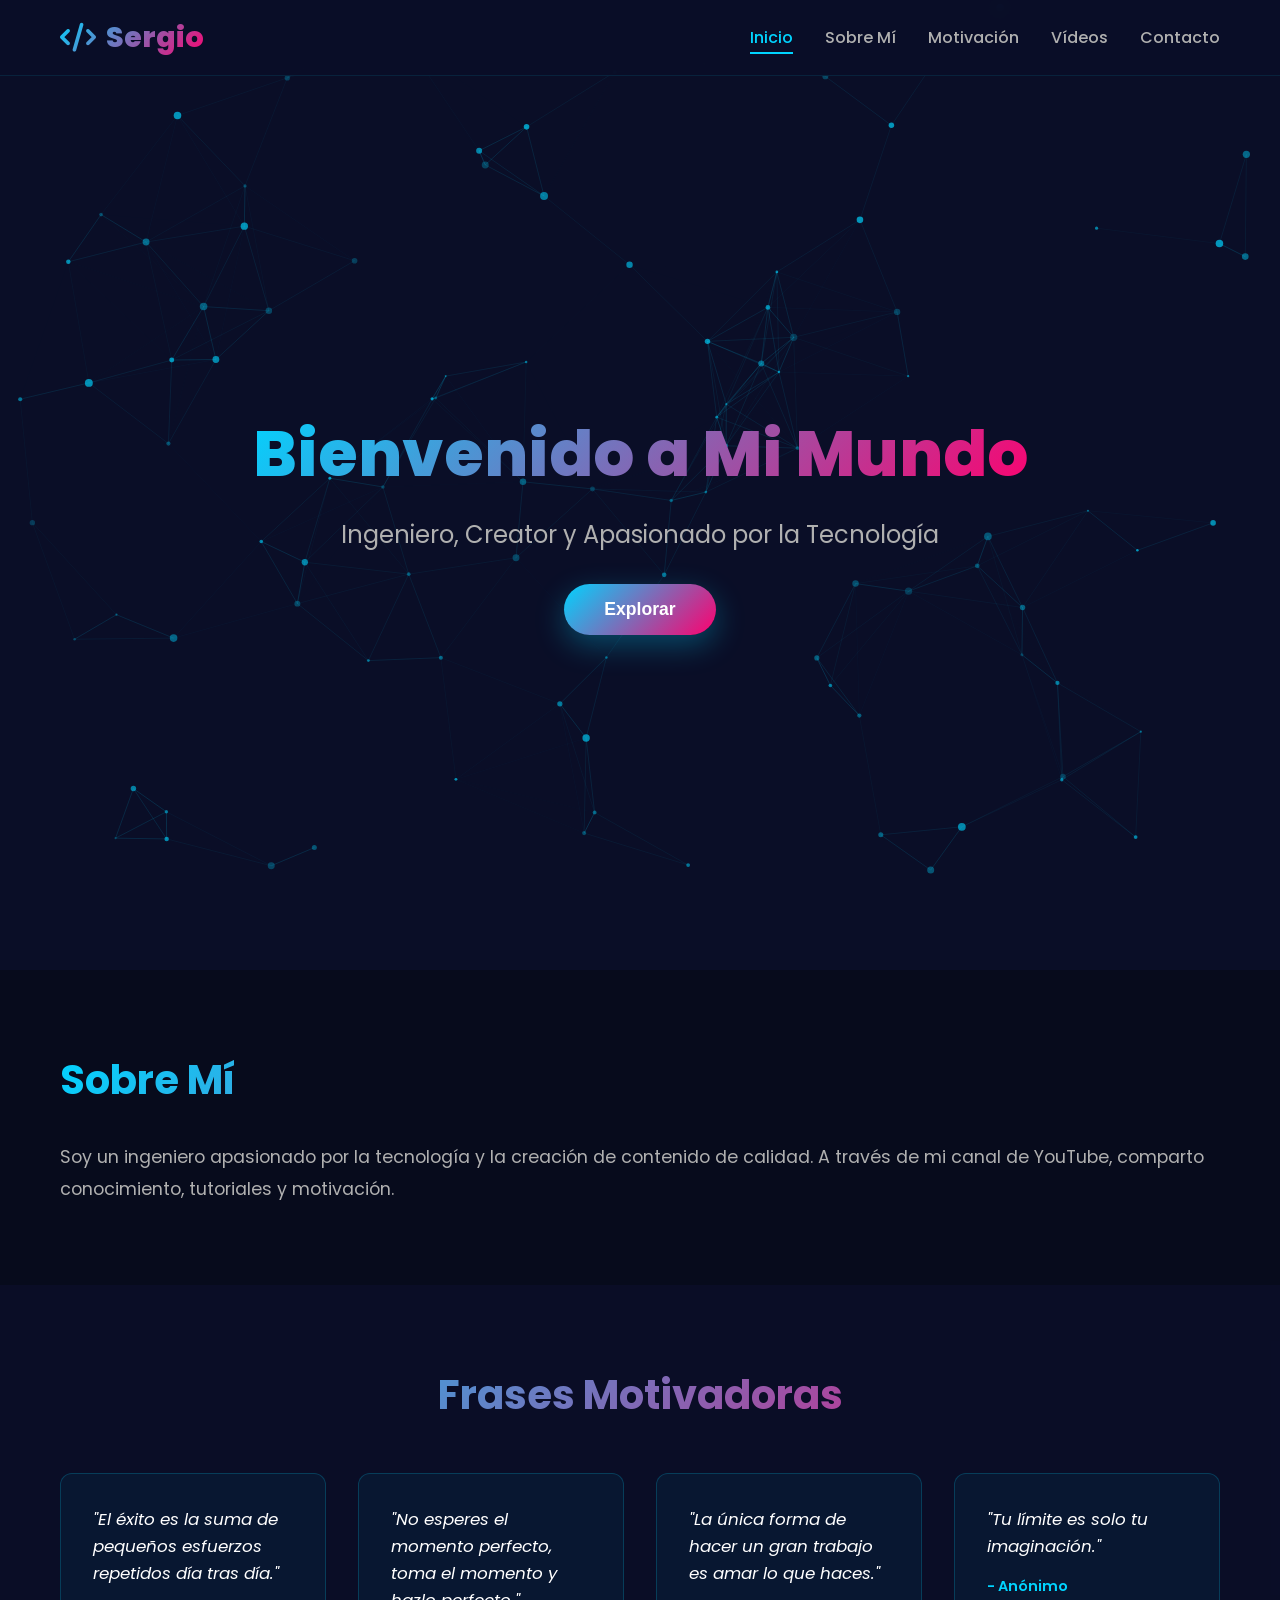
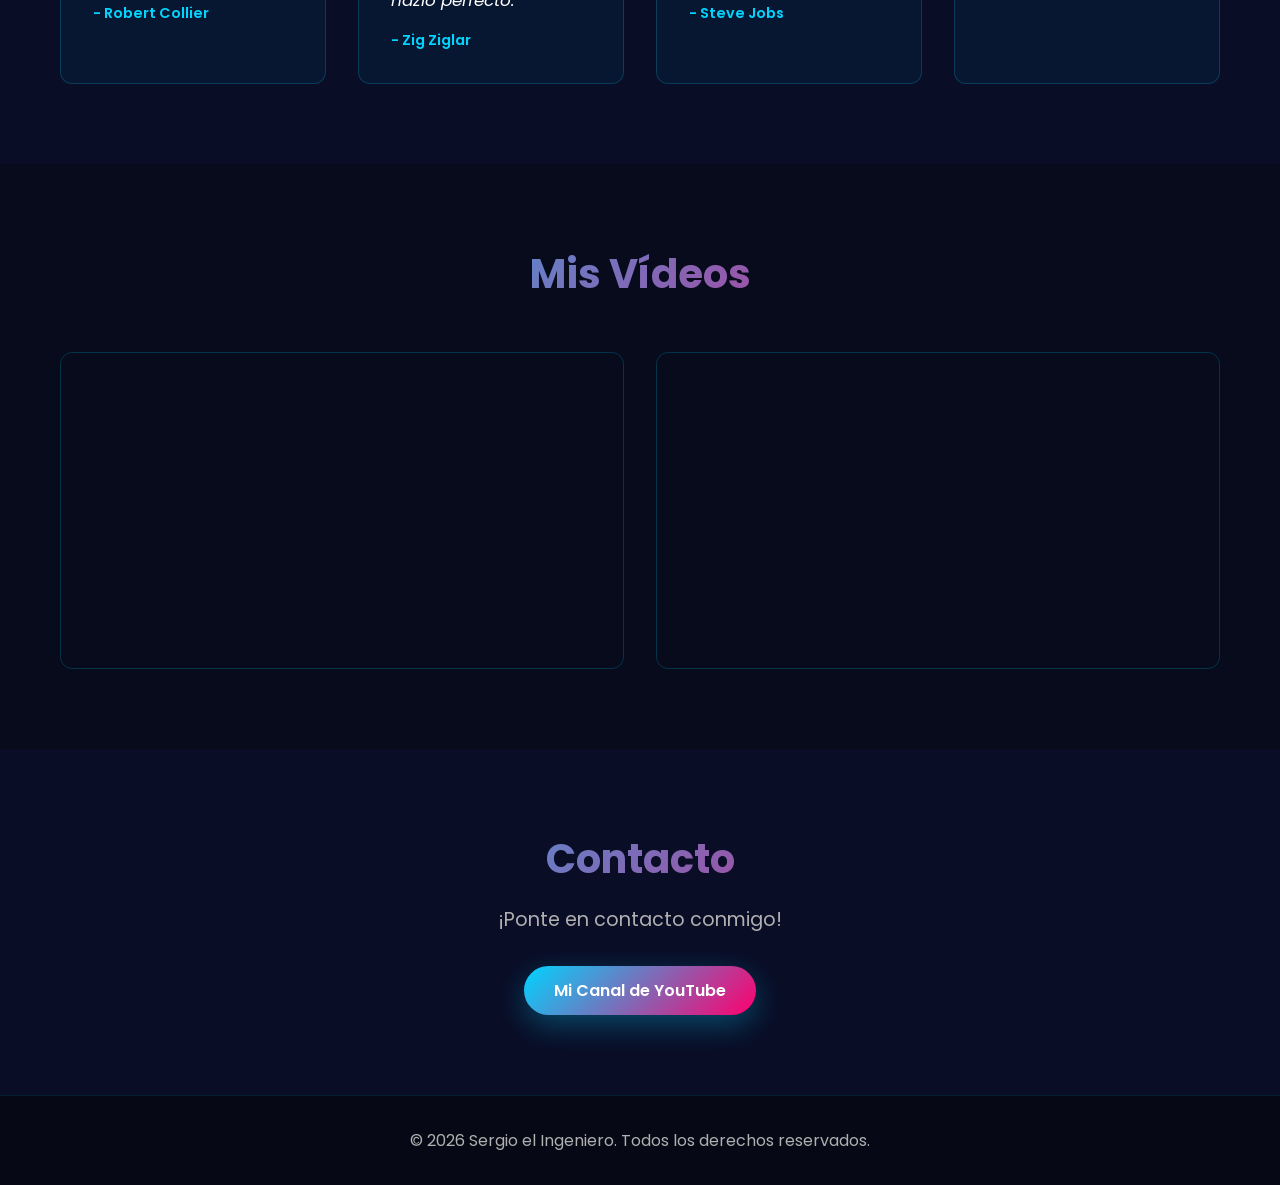
<file: index.html>
<!DOCTYPE html>
<html lang="es">
<head>
    <meta charset="UTF-8">
    <meta name="viewport" content="width=device-width, initial-scale=1.0">
    <title>Sergio el Ingeniero - Inspiración y Conocimiento</title>
    <link rel="stylesheet" href="styles.css">
    <link rel="stylesheet" href="https://cdnjs.cloudflare.com/ajax/libs/font-awesome/6.4.0/css/all.min.css">
    <link rel="preconnect" href="https://fonts.googleapis.com">
    <link rel="preconnect" href="https://fonts.gstatic.com" crossorigin>
    <link href="https://fonts.googleapis.com/css2?family=Poppins:wght@300;400;500;600;700;800&display=swap" rel="stylesheet">
</head>
<body>
    <!-- Canvas para partículas -->
    <canvas id="particleCanvas"></canvas>

    <!-- Navbar -->
    <nav class="navbar">
        <div class="nav-container">
            <div class="logo">
                <i class="fas fa-code"></i>
                <span>Sergio</span>
            </div>
            <ul class="nav-menu" id="navMenu">
                <li><a href="#home" class="nav-link active">Inicio</a></li>
                <li><a href="#about" class="nav-link">Sobre Mí</a></li>
                <li><a href="#motivacion" class="nav-link">Motivación</a></li>
                <li><a href="#videos" class="nav-link">Vídeos</a></li>
                <li><a href="#contacto" class="nav-link">Contacto</a></li>
            </ul>
            <div class="hamburger" id="hamburger">
                <span></span>
                <span></span>
                <span></span>
            </div>
        </div>
    </nav>

    <!-- Hero Section -->
    <section id="home" class="hero">
        <div class="hero-content">
            <h1 class="title">Bienvenido a Mi Mundo</h1>
            <p class="subtitle">Ingeniero, Creator y Apasionado por la Tecnología</p>
            <button class="cta-btn">Explorar</button>
        </div>
    </section>

    <!-- About Section -->
    <section id="about" class="about">
        <div class="container">
            <h2>Sobre Mí</h2>
            <p>Soy un ingeniero apasionado por la tecnología y la creación de contenido de calidad. A través de mi canal de YouTube, comparto conocimiento, tutoriales y motivación.</p>
        </div>
    </section>

    <!-- Motivación Section -->
    <section id="motivacion" class="motivacion">
        <div class="container">
            <h2>Frases Motivadoras</h2>
            <div class="quotes-grid">
                <div class="quote-card">
                    <p>"El éxito es la suma de pequeños esfuerzos repetidos día tras día."</p>
                    <span>- Robert Collier</span>
                </div>
                <div class="quote-card">
                    <p>"No esperes el momento perfecto, toma el momento y hazlo perfecto."</p>
                    <span>- Zig Ziglar</span>
                </div>
                <div class="quote-card">
                    <p>"La única forma de hacer un gran trabajo es amar lo que haces."</p>
                    <span>- Steve Jobs</span>
                </div>
                <div class="quote-card">
                    <p>"Tu límite es solo tu imaginación."</p>
                    <span>- Anónimo</span>
                </div>
            </div>
        </div>
    </section>

    <!-- Videos Section -->
    <section id="videos" class="videos">
        <div class="container">
            <h2>Mis Vídeos</h2>
            <div class="videos-grid">
                <div class="video-card">
                    <iframe width="100%" height="315" src="https://www.youtube.com/embed/dQw4w9WgXcQ" frameborder="0" allow="accelerometer; autoplay; clipboard-write; encrypted-media; gyroscope; picture-in-picture" allowfullscreen></iframe>
                </div>
                <div class="video-card">
                    <iframe width="100%" height="315" src="https://www.youtube.com/embed/jNQXAC9IVRw" frameborder="0" allow="accelerometer; autoplay; clipboard-write; encrypted-media; gyroscope; picture-in-picture" allowfullscreen></iframe>
                </div>
            </div>
        </div>
    </section>

    <!-- Contacto Section -->
    <section id="contacto" class="contacto">
        <div class="container">
            <h2>Contacto</h2>
            <p>¡Ponte en contacto conmigo!</p>
            <a href="https://www.youtube.com/@SergioelIngenieroYT" target="_blank" class="btn">Mi Canal de YouTube</a>
        </div>
    </section>

    <!-- Footer -->
    <footer class="footer">
        <p>&copy; 2026 Sergio el Ingeniero. Todos los derechos reservados.</p>
    </footer>

    <script src="particles.js"></script>
    <script src="script.js"></script>
</body>
</html>
</file>
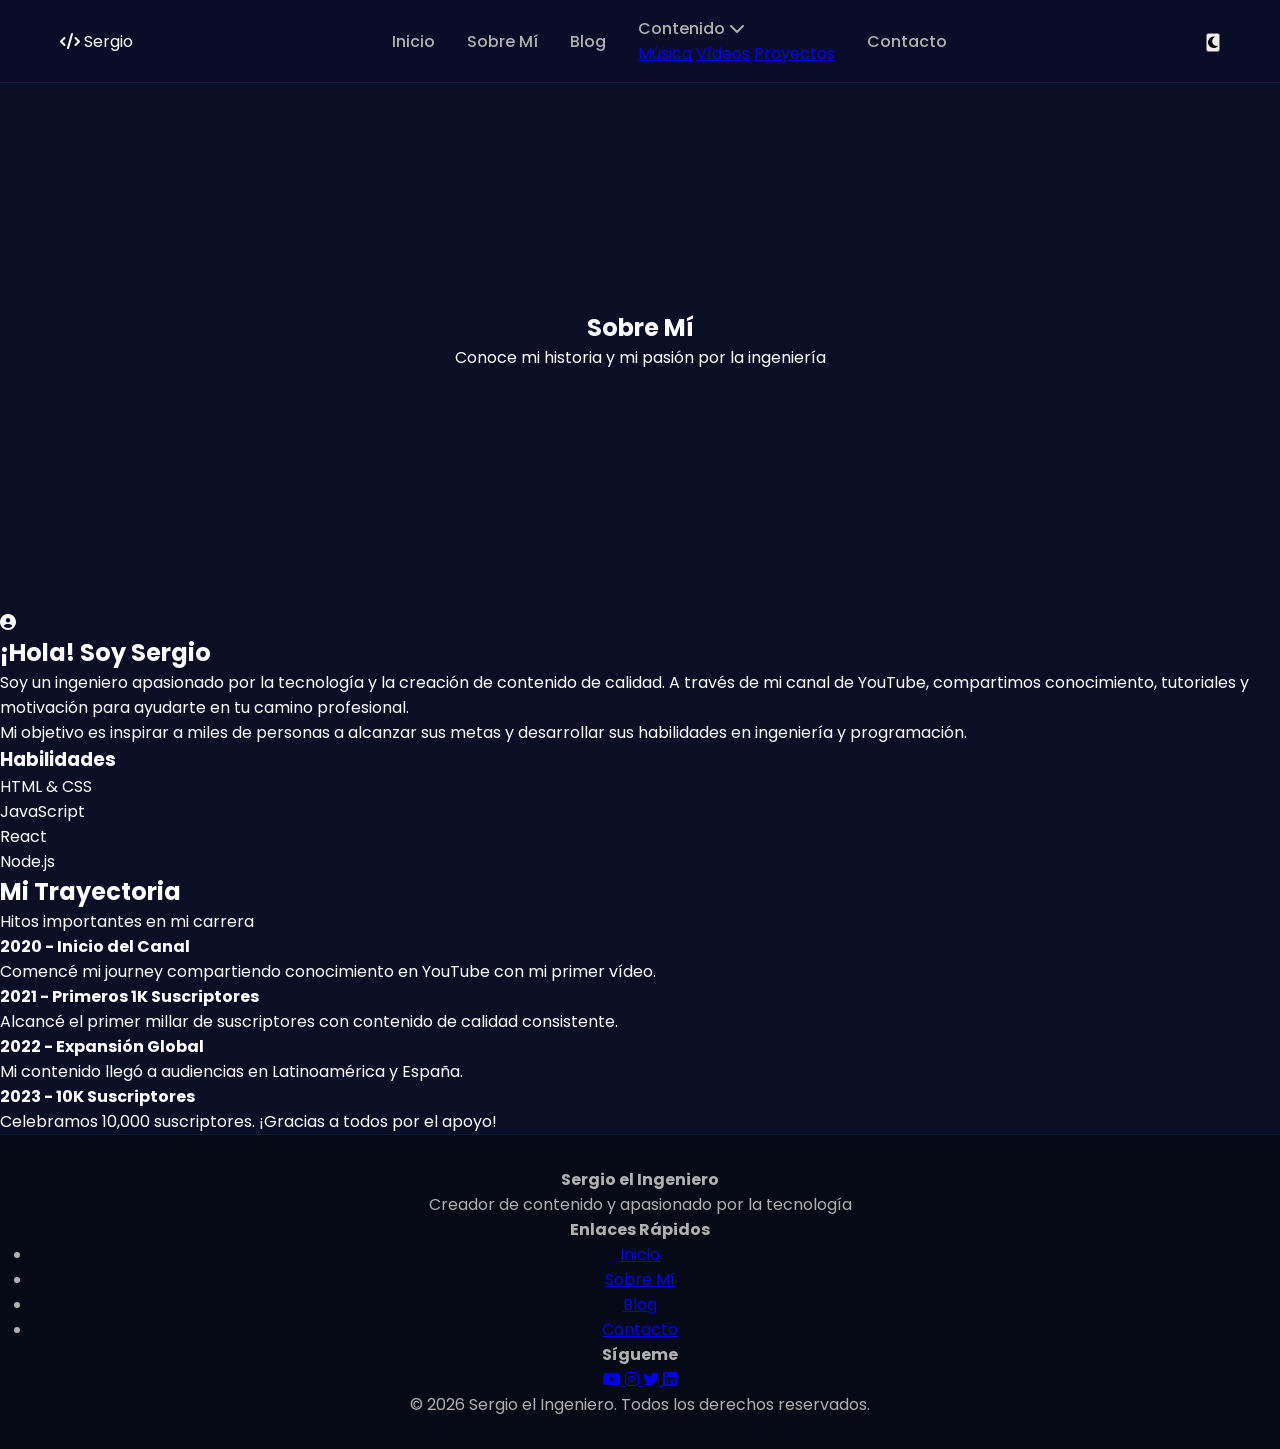
<file: about.html>
<!DOCTYPE html>
<html lang="es">
<head>
    <meta charset="UTF-8">
    <meta name="viewport" content="width=device-width, initial-scale=1.0">
    <title>Sobre Mí - Sergio el Ingeniero YT</title>
    <link rel="stylesheet" href="styles.css">
    <link rel="stylesheet" href="https://cdnjs.cloudflare.com/ajax/libs/font-awesome/6.4.0/css/all.min.css">
    <link rel="preconnect" href="https://fonts.googleapis.com">
    <link rel="preconnect" href="https://fonts.gstatic.com" crossorigin>
    <link href="https://fonts.googleapis.com/css2?family=Poppins:wght@300;400;500;600;700;800&family=Inter:wght@300;400;500;600;700&display=swap" rel="stylesheet">
</head>
<body>
    <!-- Navbar -->
    <nav class="navbar">
        <div class="nav-container">
            <div class="nav-logo">
                <i class="fas fa-code"></i>
                <span>Sergio</span>
            </div>
            
            <ul class="nav-menu" id="navMenu">
                <li class="nav-item">
                    <a href="index.html" class="nav-link">Inicio</a>
                </li>
                <li class="nav-item">
                    <a href="about.html" class="nav-link active">Sobre Mí</a>
                </li>
                <li class="nav-item">
                    <a href="blog.html" class="nav-link">Blog</a>
                </li>
                <li class="nav-item dropdown">
                    <a href="#" class="nav-link">Contenido <i class="fas fa-chevron-down"></i></a>
                    <div class="dropdown-menu">
                        <a href="index.html#musica" class="dropdown-link">Música</a>
                        <a href="index.html#videos" class="dropdown-link">Vídeos</a>
                        <a href="index.html#proyectos" class="dropdown-link">Proyectos</a>
                    </div>
                </li>
                <li class="nav-item">
                    <a href="contact.html" class="nav-link">Contacto</a>
                </li>
            </ul>

            <div class="nav-controls">
                <button class="theme-toggle" id="themeToggle" title="Cambiar tema">
                    <i class="fas fa-moon"></i>
                </button>
                <button class="hamburger" id="hamburger">
                    <span></span>
                    <span></span>
                    <span></span>
                </button>
            </div>
        </div>
    </nav>

    <!-- Hero Section -->
    <section class="hero" style="min-height: 60vh; margin-top: 70px;">
        <div class="hero-background">
            <div class="gradient-blur blur-1"></div>
            <div class="gradient-blur blur-2"></div>
        </div>
        <div class="hero-content">
            <h1 class="hero-title">
                Sobre
                <span class="gradient-text">Mí</span>
            </h1>
            <p class="hero-subtitle">Conoce mi historia y mi pasión por la ingeniería</p>
        </div>
    </section>

    <!-- About Content -->
    <section class="about-section">
        <div class="section-container">
            <div class="about-grid">
                <div class="about-image">
                    <div class="image-placeholder">
                        <i class="fas fa-user-circle"></i>
                    </div>
                </div>
                <div class="about-content">
                    <h2>¡Hola! Soy Sergio</h2>
                    <p>Soy un ingeniero apasionado por la tecnología y la creación de contenido de calidad. A través de mi canal de YouTube, compartimos conocimiento, tutoriales y motivación para ayudarte en tu camino profesional.</p>
                    <p>Mi objetivo es inspirar a miles de personas a alcanzar sus metas y desarrollar sus habilidades en ingeniería y programación.</p>
                    
                    <div class="skills-section">
                        <h3>Habilidades</h3>
                        <div class="skills-grid">
                            <div class="skill-item">
                                <span class="skill-name">HTML & CSS</span>
                                <div class="skill-bar">
                                    <div class="skill-progress" style="width: 95%"></div>
                                </div>
                            </div>
                            <div class="skill-item">
                                <span class="skill-name">JavaScript</span>
                                <div class="skill-bar">
                                    <div class="skill-progress" style="width: 90%"></div>
                                </div>
                            </div>
                            <div class="skill-item">
                                <span class="skill-name">React</span>
                                <div class="skill-bar">
                                    <div class="skill-progress" style="width: 85%"></div>
                                </div>
                            </div>
                            <div class="skill-item">
                                <span class="skill-name">Node.js</span>
                                <div class="skill-bar">
                                    <div class="skill-progress" style="width: 88%"></div>
                                </div>
                            </div>
                        </div>
                    </div>
                </div>
            </div>
        </div>
    </section>

    <!-- Timeline -->
    <section class="experience-section">
        <div class="section-container">
            <div class="section-header">
                <h2 class="section-title">Mi Trayectoria</h2>
                <p class="section-subtitle">Hitos importantes en mi carrera</p>
            </div>
            
            <div class="timeline">
                <div class="timeline-item">
                    <div class="timeline-marker"></div>
                    <div class="timeline-content">
                        <h4>2020 - Inicio del Canal</h4>
                        <p>Comencé mi journey compartiendo conocimiento en YouTube con mi primer vídeo.</p>
                    </div>
                </div>
                <div class="timeline-item">
                    <div class="timeline-marker"></div>
                    <div class="timeline-content">
                        <h4>2021 - Primeros 1K Suscriptores</h4>
                        <p>Alcancé el primer millar de suscriptores con contenido de calidad consistente.</p>
                    </div>
                </div>
                <div class="timeline-item">
                    <div class="timeline-marker"></div>
                    <div class="timeline-content">
                        <h4>2022 - Expansión Global</h4>
                        <p>Mi contenido llegó a audiencias en Latinoamérica y España.</p>
                    </div>
                </div>
                <div class="timeline-item">
                    <div class="timeline-marker"></div>
                    <div class="timeline-content">
                        <h4>2023 - 10K Suscriptores</h4>
                        <p>Celebramos 10,000 suscriptores. ¡Gracias a todos por el apoyo!</p>
                    </div>
                </div>
            </div>
        </div>
    </section>

    <!-- Footer -->
    <footer class="footer">
        <div class="footer-content">
            <div class="footer-section">
                <h4>Sergio el Ingeniero</h4>
                <p>Creador de contenido y apasionado por la tecnología</p>
            </div>
            <div class="footer-section">
                <h4>Enlaces Rápidos</h4>
                <ul>
                    <li><a href="index.html">Inicio</a></li>
                    <li><a href="about.html">Sobre Mí</a></li>
                    <li><a href="blog.html">Blog</a></li>
                    <li><a href="contact.html">Contacto</a></li>
                </ul>
            </div>
            <div class="footer-section">
                <h4>Sígueme</h4>
                <div class="social-links">
                    <a href="https://www.youtube.com/@SergioelIngenieroYT" target="_blank" title="YouTube">
                        <i class="fab fa-youtube"></i>
                    </a>
                    <a href="#" target="_blank" title="Instagram">
                        <i class="fab fa-instagram"></i>
                    </a>
                    <a href="#" target="_blank" title="Twitter">
                        <i class="fab fa-twitter"></i>
                    </a>
                    <a href="#" target="_blank" title="LinkedIn">
                        <i class="fab fa-linkedin"></i>
                    </a>
                </div>
            </div>
        </div>
        <div class="footer-bottom">
            <p>&copy; 2026 Sergio el Ingeniero. Todos los derechos reservados.</p>
        </div>
    </footer>

    <script src="script.js"></script>
</body>
</html>
</file>
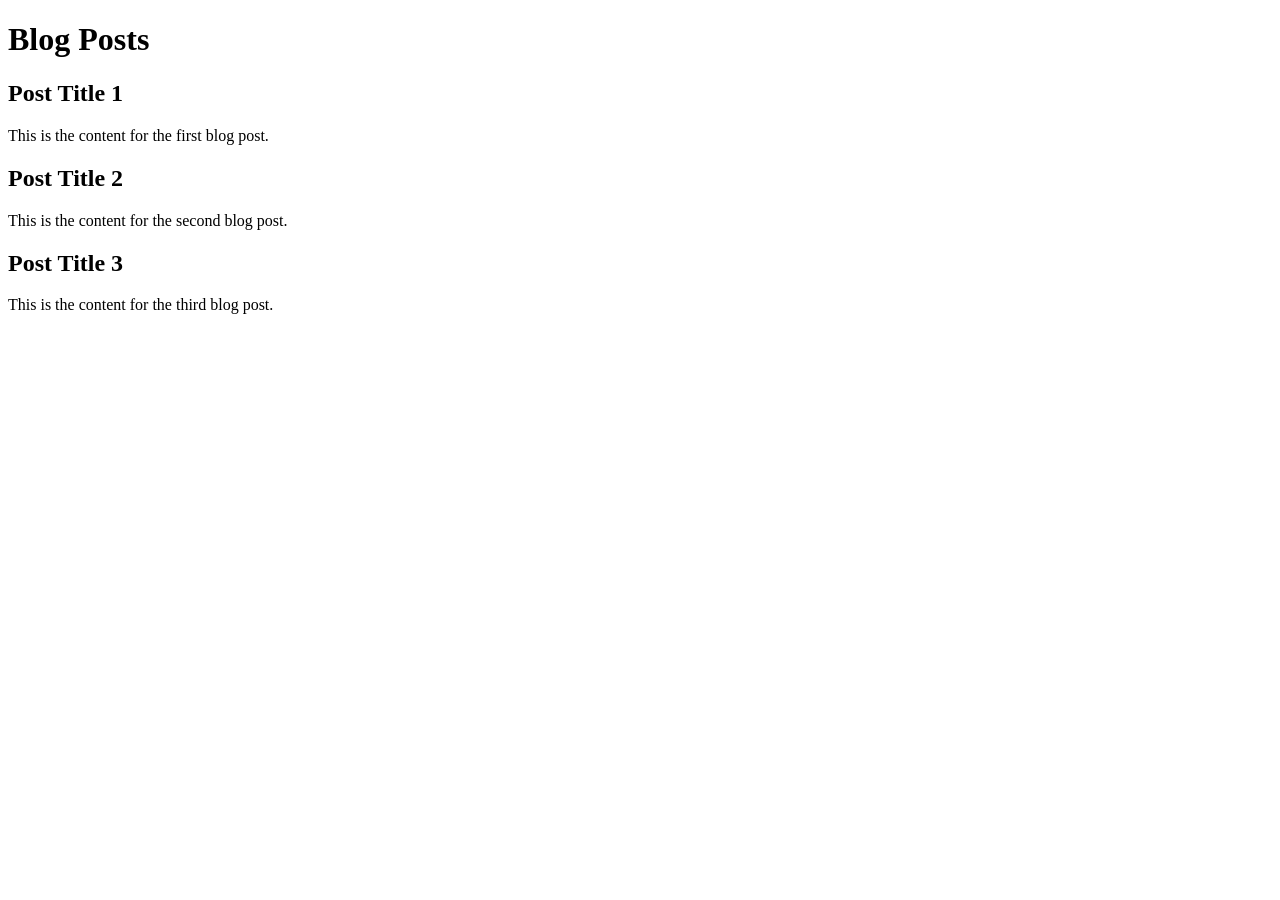
<file: blog.html>
<!DOCTYPE html>
<html lang="en">
<head>
    <meta charset="UTF-8">
    <meta name="viewport" content="width=device-width, initial-scale=1.0">
    <title>Blog</title>
</head>
<body>
    <h1>Blog Posts</h1>
    <section id="blog-posts">
        <article>
            <h2>Post Title 1</h2>
            <p>This is the content for the first blog post.</p>
        </article>
        <article>
            <h2>Post Title 2</h2>
            <p>This is the content for the second blog post.</p>
        </article>
        <article>
            <h2>Post Title 3</h2>
            <p>This is the content for the third blog post.</p>
        </article>
    </section>
</body>
</html>
</file>
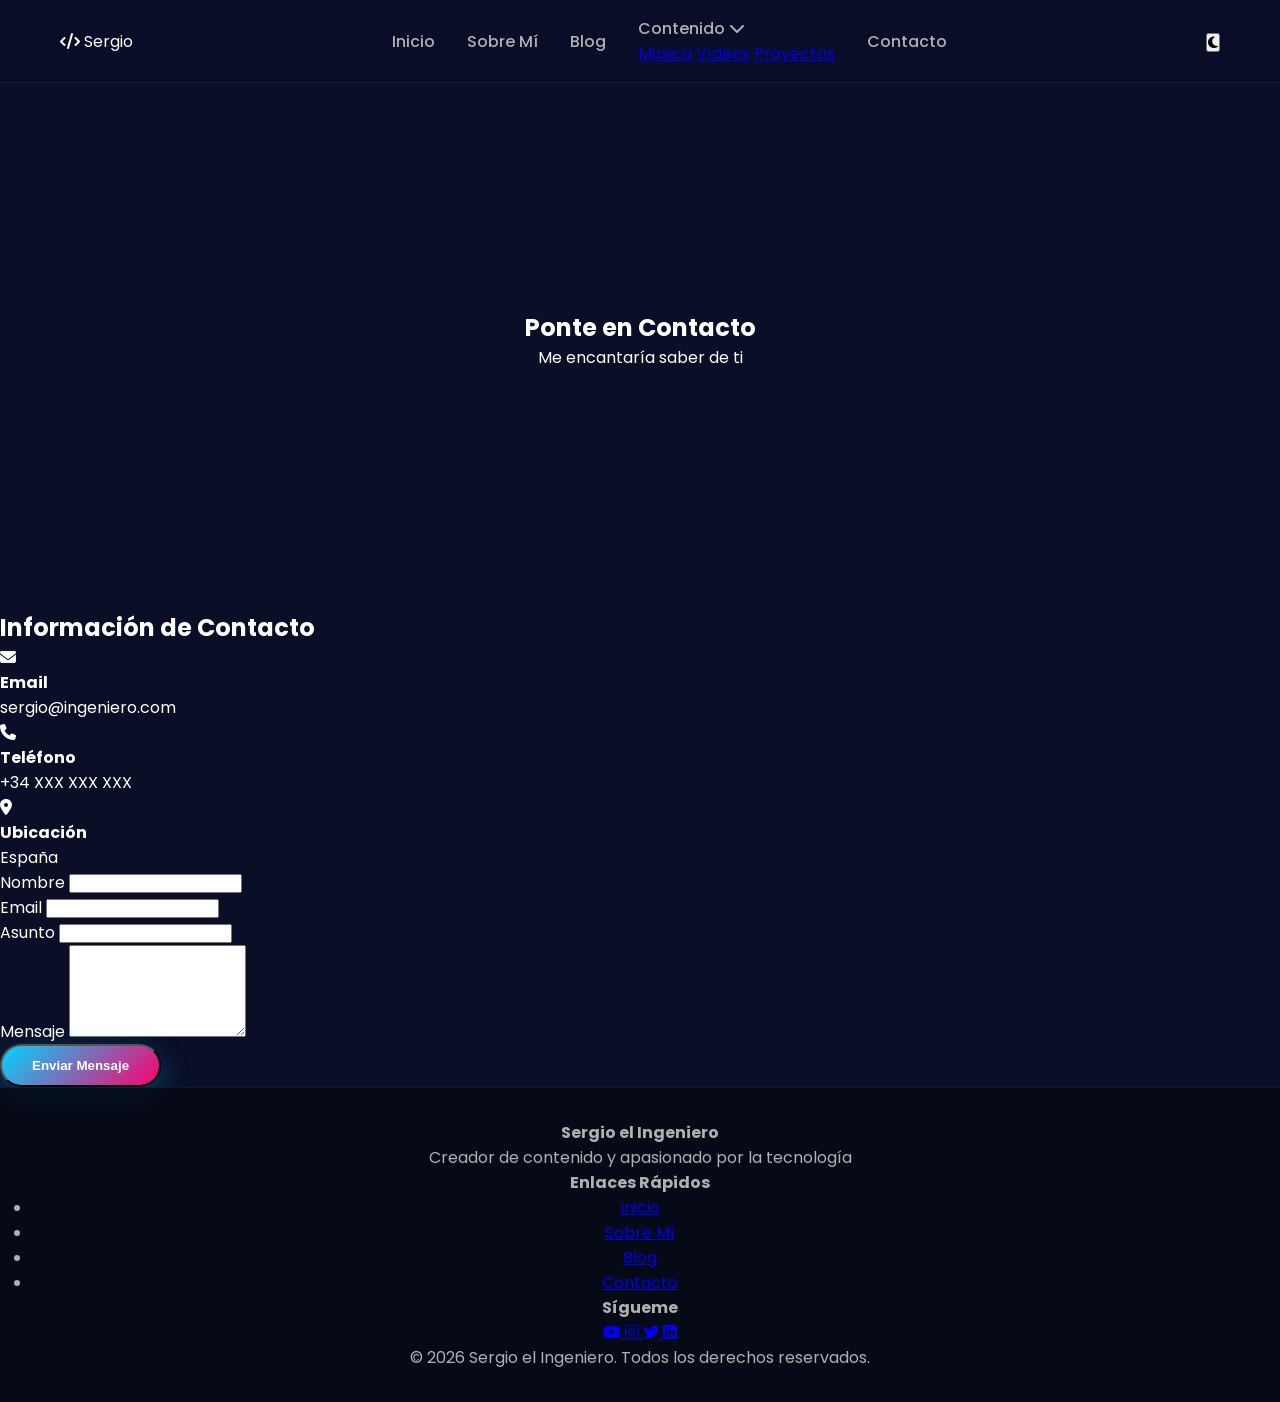
<file: contact.html>
<!DOCTYPE html>
<html lang="es">
<head>
    <meta charset="UTF-8">
    <meta name="viewport" content="width=device-width, initial-scale=1.0">
    <title>Contacto - Sergio el Ingeniero YT</title>
    <link rel="stylesheet" href="styles.css">
    <link rel="stylesheet" href="https://cdnjs.cloudflare.com/ajax/libs/font-awesome/6.4.0/css/all.min.css">
    <link rel="preconnect" href="https://fonts.googleapis.com">
    <link rel="preconnect" href="https://fonts.gstatic.com" crossorigin>
    <link href="https://fonts.googleapis.com/css2?family=Poppins:wght@300;400;500;600;700;800&family=Inter:wght@300;400;500;600;700&display=swap" rel="stylesheet">
</head>
<body>
    <!-- Navbar -->
    <nav class="navbar">
        <div class="nav-container">
            <div class="nav-logo">
                <i class="fas fa-code"></i>
                <span>Sergio</span>
            </div>
            
            <ul class="nav-menu" id="navMenu">
                <li class="nav-item">
                    <a href="index.html" class="nav-link">Inicio</a>
                </li>
                <li class="nav-item">
                    <a href="about.html" class="nav-link">Sobre Mí</a>
                </li>
                <li class="nav-item">
                    <a href="blog.html" class="nav-link">Blog</a>
                </li>
                <li class="nav-item dropdown">
                    <a href="#" class="nav-link">Contenido <i class="fas fa-chevron-down"></i></a>
                    <div class="dropdown-menu">
                        <a href="index.html#musica" class="dropdown-link">Música</a>
                        <a href="index.html#videos" class="dropdown-link">Vídeos</a>
                        <a href="index.html#proyectos" class="dropdown-link">Proyectos</a>
                    </div>
                </li>
                <li class="nav-item">
                    <a href="contact.html" class="nav-link active">Contacto</a>
                </li>
            </ul>

            <div class="nav-controls">
                <button class="theme-toggle" id="themeToggle" title="Cambiar tema">
                    <i class="fas fa-moon"></i>
                </button>
                <button class="hamburger" id="hamburger">
                    <span></span>
                    <span></span>
                    <span></span>
                </button>
            </div>
        </div>
    </nav>

    <!-- Hero Section -->
    <section class="hero" style="min-height: 60vh; margin-top: 70px;">
        <div class="hero-background">
            <div class="gradient-blur blur-1"></div>
            <div class="gradient-blur blur-2"></div>
        </div>
        <div class="hero-content">
            <h1 class="hero-title">
                Ponte en
                <span class="gradient-text">Contacto</span>
            </h1>
            <p class="hero-subtitle">Me encantaría saber de ti</p>
        </div>
    </section>

    <!-- Contact Section -->
    <section class="contact-section">
        <div class="section-container">
            <div class="contact-grid">
                <div class="contact-info">
                    <h2>Información de Contacto</h2>
                    <div class="info-item">
                        <i class="fas fa-envelope"></i>
                        <div>
                            <h4>Email</h4>
                            <p>sergio@ingeniero.com</p>
                        </div>
                    </div>
                    <div class="info-item">
                        <i class="fas fa-phone"></i>
                        <div>
                            <h4>Teléfono</h4>
                            <p>+34 XXX XXX XXX</p>
                        </div>
                    </div>
                    <div class="info-item">
                        <i class="fas fa-map-marker-alt"></i>
                        <div>
                            <h4>Ubicación</h4>
                            <p>España</p>
                        </div>
                    </div>
                </div>

                <form class="contact-form" id="contactForm">
                    <div class="form-group">
                        <label for="name">Nombre</label>
                        <input type="text" id="name" name="name" required>
                    </div>
                    <div class="form-group">
                        <label for="email">Email</label>
                        <input type="email" id="email" name="email" required>
                    </div>
                    <div class="form-group">
                        <label for="subject">Asunto</label>
                        <input type="text" id="subject" name="subject" required>
                    </div>
                    <div class="form-group">
                        <label for="message">Mensaje</label>
                        <textarea id="message" name="message" rows="6" required></textarea>
                    </div>
                    <button type="submit" class="btn btn-primary">Enviar Mensaje</button>
                </form>
            </div>
        </div>
    </section>

    <!-- Footer -->
    <footer class="footer">
        <div class="footer-content">
            <div class="footer-section">
                <h4>Sergio el Ingeniero</h4>
                <p>Creador de contenido y apasionado por la tecnología</p>
            </div>
            <div class="footer-section">
                <h4>Enlaces Rápidos</h4>
                <ul>
                    <li><a href="index.html">Inicio</a></li>
                    <li><a href="about.html">Sobre Mí</a></li>
                    <li><a href="blog.html">Blog</a></li>
                    <li><a href="contact.html">Contacto</a></li>
                </ul>
            </div>
            <div class="footer-section">
                <h4>Sígueme</h4>
                <div class="social-links">
                    <a href="https://www.youtube.com/@SergioelIngenieroYT" target="_blank" title="YouTube">
                        <i class="fab fa-youtube"></i>
                    </a>
                    <a href="#" target="_blank" title="Instagram">
                        <i class="fab fa-instagram"></i>
                    </a>
                    <a href="#" target="_blank" title="Twitter">
                        <i class="fab fa-twitter"></i>
                    </a>
                    <a href="#" target="_blank" title="LinkedIn">
                        <i class="fab fa-linkedin"></i>
                    </a>
                </div>
            </div>
        </div>
        <div class="footer-bottom">
            <p>&copy; 2026 Sergio el Ingeniero. Todos los derechos reservados.</p>
        </div>
    </footer>

    <script src="script.js"></script>
</body>
</html>
</file>
<file: styles.css>
* {
    margin: 0;
    padding: 0;
    box-sizing: border-box;
}

:root {
    --bg-dark: #0a0e27;
    --bg-darker: #050812;
    --primary: #00d4ff;
    --secondary: #ff006e;
    --text: #ffffff;
    --text-light: #b0b0b0;
}

body {
    font-family: 'Poppins', sans-serif;
    background: var(--bg-dark);
    color: var(--text);
    overflow-x: hidden;
}

html {
    scroll-behavior: smooth;
}

/* Canvas para partículas */
#particleCanvas {
    position: fixed;
    top: 0;
    left: 0;
    width: 100%;
    height: 100%;
    z-index: 1;
    pointer-events: none;
}

/* Navbar */
.navbar {
    position: fixed;
    top: 0;
    width: 100%;
    background: rgba(10, 14, 39, 0.95);
    backdrop-filter: blur(10px);
    padding: 1rem 0;
    z-index: 1000;
    border-bottom: 1px solid rgba(0, 212, 255, 0.1);
}

.nav-container {
    max-width: 1200px;
    margin: 0 auto;
    padding: 0 20px;
    display: flex;
    justify-content: space-between;
    align-items: center;
}

.logo {
    font-size: 1.8rem;
    font-weight: 800;
    display: flex;
    align-items: center;
    gap: 10px;
    background: linear-gradient(135deg, var(--primary), var(--secondary));
    -webkit-background-clip: text;
    -webkit-text-fill-color: transparent;
    background-clip: text;
}

.nav-menu {
    display: flex;
    list-style: none;
    gap: 2rem;
    align-items: center;
}

.nav-link {
    color: var(--text-light);
    text-decoration: none;
    font-weight: 500;
    transition: all 0.3s ease;
    position: relative;
}

.nav-link:hover,
.nav-link.active {
    color: var(--primary);
}

.nav-link::after {
    content: '';
    position: absolute;
    bottom: -5px;
    left: 0;
    width: 0;
    height: 2px;
    background: var(--primary);
    transition: width 0.3s ease;
}

.nav-link:hover::after,
.nav-link.active::after {
    width: 100%;
}

.hamburger {
    display: none;
    flex-direction: column;
    cursor: pointer;
    gap: 5px;
}

.hamburger span {
    width: 25px;
    height: 3px;
    background: var(--primary);
    border-radius: 2px;
    transition: all 0.3s ease;
}

/* Hero Section */
.hero {
    position: relative;
    min-height: 100vh;
    display: flex;
    align-items: center;
    justify-content: center;
    text-align: center;
    margin-top: 70px;
    z-index: 10;
}

.hero-content {
    position: relative;
    z-index: 10;
}

.title {
    font-size: 4rem;
    font-weight: 800;
    margin-bottom: 1rem;
    background: linear-gradient(135deg, var(--primary), var(--secondary));
    -webkit-background-clip: text;
    -webkit-text-fill-color: transparent;
    background-clip: text;
    animation: fadeInUp 0.8s ease;
}

.subtitle {
    font-size: 1.5rem;
    color: var(--text-light);
    margin-bottom: 2rem;
    animation: fadeInUp 0.8s ease 0.2s backwards;
}

.cta-btn {
    padding: 15px 40px;
    font-size: 1.1rem;
    font-weight: 600;
    background: linear-gradient(135deg, var(--primary), var(--secondary));
    color: white;
    border: none;
    border-radius: 50px;
    cursor: pointer;
    transition: all 0.3s ease;
    box-shadow: 0 10px 30px rgba(0, 212, 255, 0.3);
    animation: fadeInUp 0.8s ease 0.4s backwards;
}

.cta-btn:hover {
    transform: translateY(-3px);
    box-shadow: 0 15px 40px rgba(0, 212, 255, 0.5);
}

@keyframes fadeInUp {
    from {
        opacity: 0;
        transform: translateY(30px);
    }
    to {
        opacity: 1;
        transform: translateY(0);
    }
}

/* Container */
.container {
    max-width: 1200px;
    margin: 0 auto;
    padding: 0 20px;
    position: relative;
    z-index: 10;
}

/* About Section */
.about {
    padding: 80px 20px;
    background: rgba(5, 8, 18, 0.5);
    position: relative;
    z-index: 10;
}

.about h2 {
    font-size: 2.5rem;
    margin-bottom: 2rem;
    background: linear-gradient(135deg, var(--primary), var(--secondary));
    -webkit-background-clip: text;
    -webkit-text-fill-color: transparent;
    background-clip: text;
}

.about p {
    font-size: 1.1rem;
    color: var(--text-light);
    line-height: 1.8;
}

/* Motivación Section */
.motivacion {
    padding: 80px 20px;
    background: rgba(10, 14, 39, 0.7);
    position: relative;
    z-index: 10;
}

.motivacion h2 {
    font-size: 2.5rem;
    text-align: center;
    margin-bottom: 3rem;
    background: linear-gradient(135deg, var(--primary), var(--secondary));
    -webkit-background-clip: text;
    -webkit-text-fill-color: transparent;
    background-clip: text;
}

.quotes-grid {
    display: grid;
    grid-template-columns: repeat(auto-fit, minmax(250px, 1fr));
    gap: 2rem;
}

.quote-card {
    background: rgba(0, 212, 255, 0.05);
    padding: 2rem;
    border-radius: 12px;
    border: 1px solid rgba(0, 212, 255, 0.2);
    transition: all 0.3s ease;
    cursor: pointer;
}

.quote-card:hover {
    background: rgba(0, 212, 255, 0.1);
    border-color: var(--primary);
    transform: translateY(-5px);
    box-shadow: 0 10px 30px rgba(0, 212, 255, 0.2);
}

.quote-card p {
    font-size: 1.05rem;
    margin-bottom: 1rem;
    font-style: italic;
    line-height: 1.6;
}

.quote-card span {
    display: block;
    color: var(--primary);
    font-weight: 600;
    font-size: 0.9rem;
}

/* Videos Section */
.videos {
    padding: 80px 20px;
    background: rgba(5, 8, 18, 0.5);
    position: relative;
    z-index: 10;
}

.videos h2 {
    font-size: 2.5rem;
    text-align: center;
    margin-bottom: 3rem;
    background: linear-gradient(135deg, var(--primary), var(--secondary));
    -webkit-background-clip: text;
    -webkit-text-fill-color: transparent;
    background-clip: text;
}

.videos-grid {
    display: grid;
    grid-template-columns: repeat(auto-fit, minmax(350px, 1fr));
    gap: 2rem;
}

.video-card {
    border-radius: 12px;
    overflow: hidden;
    border: 1px solid rgba(0, 212, 255, 0.2);
    transition: all 0.3s ease;
}

.video-card:hover {
    transform: translateY(-5px);
    box-shadow: 0 10px 30px rgba(0, 212, 255, 0.2);
    border-color: var(--primary);
}

.video-card iframe {
    width: 100%;
    height: 315px;
    display: block;
}

/* Contacto Section */
.contacto {
    padding: 80px 20px;
    background: rgba(10, 14, 39, 0.7);
    text-align: center;
    position: relative;
    z-index: 10;
}

.contacto h2 {
    font-size: 2.5rem;
    margin-bottom: 1rem;
    background: linear-gradient(135deg, var(--primary), var(--secondary));
    -webkit-background-clip: text;
    -webkit-text-fill-color: transparent;
    background-clip: text;
}

.contacto p {
    font-size: 1.2rem;
    color: var(--text-light);
    margin-bottom: 2rem;
}

.btn {
    display: inline-block;
    padding: 12px 30px;
    background: linear-gradient(135deg, var(--primary), var(--secondary));
    color: white;
    text-decoration: none;
    border-radius: 50px;
    transition: all 0.3s ease;
    font-weight: 600;
    box-shadow: 0 10px 30px rgba(0, 212, 255, 0.3);
}

.btn:hover {
    transform: translateY(-3px);
    box-shadow: 0 15px 40px rgba(0, 212, 255, 0.5);
}

/* Footer */
.footer {
    padding: 2rem;
    background: rgba(5, 8, 18, 0.8);
    text-align: center;
    border-top: 1px solid rgba(0, 212, 255, 0.1);
    color: var(--text-light);
    position: relative;
    z-index: 10;
}

/* Responsive */
@media (max-width: 768px) {
    .title {
        font-size: 2.5rem;
    }

    .subtitle {
        font-size: 1.1rem;
    }

    .nav-menu {
        position: absolute;
        top: 100%;
        left: 0;
        right: 0;
        background: var(--bg-dark);
        flex-direction: column;
        gap: 1rem;
        padding: 1rem;
        border-bottom: 1px solid rgba(0, 212, 255, 0.1);
        max-height: 0;
        overflow: hidden;
        transition: max-height 0.3s ease;
    }

    .nav-menu.active {
        max-height: 300px;
    }

    .hamburger {
        display: flex;
    }

    .hamburger.active span:nth-child(1) {
        transform: rotate(45deg) translate(8px, 8px);
    }

    .hamburger.active span:nth-child(2) {
        opacity: 0;
    }

    .hamburger.active span:nth-child(3) {
        transform: rotate(-45deg) translate(7px, -7px);
    }
}
</file>
